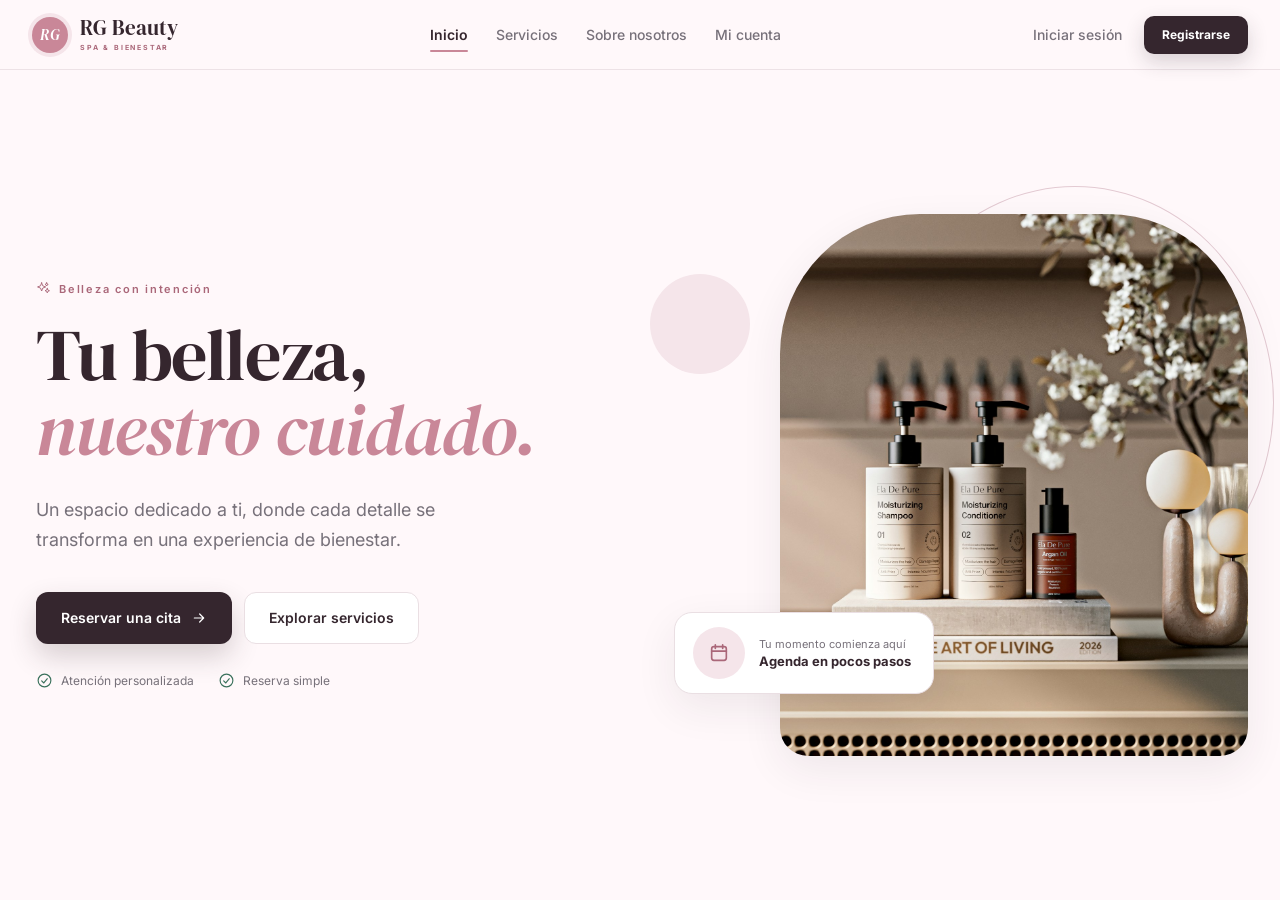
<file: BtnInicio/assets/Inicio.html>
<!DOCTYPE html>
<html lang="es">
<head>
  <meta charset="UTF-8">
  <meta name="viewport" content="width=device-width, initial-scale=1.0">
  <title>RG Beauty — Catálogo de servicios</title>
  <meta name="description" content="Catálogo de servicios de belleza de RG Beauty.">

  <link rel="preconnect" href="https://fonts.googleapis.com">
  <link rel="preconnect" href="https://fonts.gstatic.com" crossorigin>
  <link href="https://fonts.googleapis.com/css2?family=DM+Serif+Display:ital@0;1&family=Inter:wght@400;500;600;700&display=swap" rel="stylesheet">
  <link rel="stylesheet" href="Inicio.css">
</head>
<body>

  <header class="navbar">
    <a class="brand" href="#" aria-label="RG Beauty inicio">
      <span class="brand__mark">RG</span>
      <span>
        <strong>RG Beauty</strong>
        <small>SPA &amp; BIENESTAR</small>
      </span>
    </a>

    <nav class="nav-links" aria-label="Navegación principal">
      <a class="active" href="/BtnInicio/assets/Inicio.html" aria-current="page">Inicio</a>
      <a href="/index.html">Servicios</a>
      <a href="SobreNosotros">Sobre nosotros</a>
      <a href="MiCuenta">Mi cuenta</a>
    </nav>

    <div class="nav-actions">
      <a href="#">Iniciar sesión</a>
      <button class="btn-registrarse" type="button">Registrarse</button>
    </div>
  </header>

  <main>
    <section class="hero">

      <!-- Columna izquierda: texto -->
      <div class="hero-copy">
        <span class="eyebrow">
          <svg viewBox="0 0 24 24" aria-hidden="true"><path d="M9 3l1.8 4.7L15.5 9.5l-4.7 1.8L9 16l-1.8-4.7L2.5 9.5l4.7-1.8L9 3zm9 9l1 2.5 2.5 1-2.5 1-1 2.5-1-2.5-2.5-1 2.5-1 1-2.5zM17 3l.8 1.7 1.7.8-1.7.8L17 8l-.8-1.7-1.7-.8 1.7-.8L17 3z"/></svg>
          Belleza con intención
        </span>

        <h1>Tu belleza,<br><em>nuestro cuidado.</em></h1>

        <p>Un espacio dedicado a ti, donde cada detalle se transforma en una experiencia de bienestar.</p>

        <div class="hero-action">
          <button class="btn primary" type="button">
            Reservar una cita
            <svg viewBox="0 0 24 24" aria-hidden="true"><path d="M5 12h14M13 6l6 6-6 6"/></svg>
          </button>
          <button class="btn ghost" type="button">Explorar servicios</button>
        </div>

        <ul class="trust-row">
          <li>
            <svg viewBox="0 0 24 24" aria-hidden="true"><circle cx="12" cy="12" r="9"/><path d="M8 12.5l3 3 5-6"/></svg>
            Atención personalizada
          </li>
          <li>
            <svg viewBox="0 0 24 24" aria-hidden="true"><circle cx="12" cy="12" r="9"/><path d="M8 12.5l3 3 5-6"/></svg>
            Reserva simple
          </li>
        </ul>
      </div>

      <!-- Columna derecha: imagen -->
      <div class="hero-visual">
        <div class="hero-image">
          <img alt="Productos de cuidado y belleza en un ambiente elegante" src="/BtnInicio/assets/img/photo-1760895535234-2c39c57cf187.jpg">
        </div>

        <div class="hero-card">
          <span class="hero-card__icon">
            <svg viewBox="0 0 24 24" aria-hidden="true"><rect x="4" y="5" width="16" height="15" rx="2.5"/><path d="M4 10h16M8 3v4M16 3v4"/></svg>
          </span>
          <span>
            <small>Tu momento comienza aquí</small>
            <strong>Agenda en pocos pasos</strong>
          </span>
        </div>
      </div>

    </section>
  </main>

</body>
</html>
</file>
<file: BtnInicio/assets/Inicio.css>
/* ---------- Variables ---------- */
:root {
  --rose: #c98798;
  --rose-dark: #aa6779;
  --rose-light: #f5e5ea;
  --blush: #fff8fa;
  --plum: #35262e;
  --muted: #77717a;
  --line: #eadfe3;
  --green: #39705b;
  --white: #fff;
  --shadow: 0 14px 40px #35262e14;
  --gutter: max(32px, calc((100vw - 1260px) / 2));
}

/* ---------- Reset ---------- */
*, ::before, ::after { box-sizing: border-box; margin: 0; padding: 0 }
* { outline-color: var(--rose) }

html {
  scroll-behavior: smooth;
  line-height: 1.5;
  -webkit-text-size-adjust: 100%;
  -webkit-tap-highlight-color: transparent;
}

body {
  min-width: 320px;
  color: var(--plum);
  background: var(--blush);
  font: 14px Inter, Arial, sans-serif;
}

a { color: inherit; text-decoration: none }
ul { list-style: none }
img { display: block; max-width: 100% }
button { font-family: inherit; cursor: pointer }
svg { fill: none; stroke: currentColor; stroke-width: 1.8; stroke-linecap: round; stroke-linejoin: round }

/* ---------- Navbar ---------- */
.navbar, .brand, .nav-links, .nav-actions {
  display: flex;
  align-items: center;
}

.navbar {
  position: sticky;
  top: 0;
  z-index: 40;
  height: 70px;
  justify-content: space-between;
  padding: 0 var(--gutter);
  background: #fff8faeb;
  border-bottom: 1px solid #eadfe3d9;
  -webkit-backdrop-filter: blur(16px);
  backdrop-filter: blur(16px);
}

.brand { gap: 12px }

.brand__mark {
  width: 36px;
  height: 36px;
  display: grid;
  place-items: center;
  color: #fff;
  background: var(--rose);
  border-radius: 50%;
  box-shadow: 0 0 0 4px var(--rose-light);
  font: italic 15px "DM Serif Display", Georgia, serif;
}

.brand strong, .brand small { display: block }
.brand strong { font: 21px/1 "DM Serif Display", Georgia, serif }

.brand small {
  margin-top: 5px;
  color: var(--rose-dark);
  font-size: 7px;
  font-weight: 700;
  letter-spacing: .26em;
}

.nav-links { gap: 28px }
.nav-actions { gap: 22px }

.nav-links a, .nav-actions a {
  position: relative;
  color: var(--muted);
  font-size: 14px;
  font-weight: 500;
  transition: color .2s;
}

.nav-links a:hover, .nav-actions a:hover { color: var(--plum) }
.nav-links .active { color: var(--plum); font-weight: 600 }

.nav-links .active::after {
  content: "";
  position: absolute;
  left: 0;
  right: 0;
  bottom: -9px;
  height: 2px;
  background: var(--rose);
  border-radius: 2px;
}

.btn-registrarse {
  height: 38px;
  padding: 0 18px;
  color: #fff;
  background: var(--plum);
  border: 0;
  border-radius: 10px;
  box-shadow: 0 8px 20px #35262e30;
  font-size: 12px;
  font-weight: 700;
  transition: background .2s;
}

.btn-registrarse:hover { background: var(--rose-dark) }

/* ---------- Hero ---------- */
.hero {
  display: grid;
  grid-template-columns: minmax(0, 1.15fr) minmax(0, 1fr);
  align-items: center;
  gap: 64px;
  min-height: calc(100vh - 70px);
  padding: 56px var(--gutter);
}

.hero-copy { padding-left: 4px }

.eyebrow {
  display: inline-flex;
  align-items: center;
  gap: 8px;
  margin-bottom: 22px;
  color: var(--rose-dark);
  font-size: 11px;
  font-weight: 600;
  letter-spacing: .16em;
}

.eyebrow svg { width: 15px; height: 15px; stroke-width: 1.5 }

.hero h1 {
  font: 400 clamp(44px, 5.6vw, 76px)/1.05 "DM Serif Display", Georgia, serif;
  letter-spacing: -.02em;
}

.hero h1 em { color: var(--rose) }

.hero p {
  max-width: 480px;
  margin-top: 26px;
  color: var(--muted);
  font-size: 18px;
  line-height: 1.7;
}

.hero-action { display: flex; flex-wrap: wrap; gap: 12px; margin-top: 36px }

.btn {
  display: inline-flex;
  align-items: center;
  justify-content: center;
  gap: 10px;
  height: 52px;
  padding: 0 24px;
  border: 1px solid transparent;
  border-radius: 12px;
  font-size: 14px;
  font-weight: 600;
  transition: background .2s, border-color .2s, transform .2s;
}

.btn svg { width: 16px; height: 16px }

.btn.primary {
  color: #fff;
  background: var(--plum);
  box-shadow: 0 12px 28px #35262e33;
}

.btn.primary:hover { background: var(--rose-dark); transform: translateY(-2px) }

.btn.ghost {
  color: var(--plum);
  background: var(--white);
  border-color: var(--line);
}

.btn.ghost:hover { background: var(--rose-light); border-color: var(--rose) }

.trust-row { display: flex; flex-wrap: wrap; gap: 24px; margin-top: 28px }

.trust-row li {
  display: flex;
  align-items: center;
  gap: 8px;
  color: var(--muted);
  font-size: 12px;
}

.trust-row svg { width: 17px; height: 17px; color: var(--green); stroke-width: 1.6 }

/* ---------- Imagen del hero ---------- */
.hero-visual {
  position: relative;
  justify-self: end;
  width: 100%;
  max-width: 468px;
}

/* círculo rosado decorativo */
.hero-visual::before {
  content: "";
  position: absolute;
  top: 60px;
  left: -130px;
  z-index: 0;
  width: 100px;
  height: 100px;
  background: var(--rose-light);
  border-radius: 50%;
}

/* arco fino decorativo */
.hero-visual::after {
  content: "";
  position: absolute;
  top: -28px;
  right: -26px;
  z-index: 0;
  width: 85%;
  height: 80%;
  border: 1px solid #e3cad2;
  border-radius: 50%;
}

.hero-image {
  position: relative;
  z-index: 1;
  overflow: hidden;
  aspect-ratio: 467 / 540;
  border-radius: 140px 140px 28px 28px;
  box-shadow: var(--shadow);
}

.hero-image img {
  width: 100%;
  height: 100%;
  object-fit: cover;
  background: var(--rose-light);
}

.hero-card {
  position: absolute;
  left: -106px;
  bottom: 62px;
  z-index: 2;
  display: flex;
  align-items: center;
  gap: 14px;
  padding: 14px 22px 14px 18px;
  background: var(--white);
  border: 1px solid var(--line);
  border-radius: 18px;
  box-shadow: var(--shadow);
}

.hero-card__icon {
  width: 52px;
  height: 52px;
  display: grid;
  flex: none;
  place-items: center;
  color: var(--rose-dark);
  background: var(--rose-light);
  border-radius: 50%;
}

.hero-card__icon svg { width: 22px; height: 22px }
.hero-card small, .hero-card strong { display: block }
.hero-card small { color: var(--muted); font-size: 11px }
.hero-card strong { margin-top: 2px; font-size: 13px; font-weight: 700 }

/* ---------- Responsive ---------- */
@media (max-width: 1000px) {
  .hero { grid-template-columns: 1fr; gap: 56px; min-height: 0; padding: 48px 24px 72px }
  .hero-visual { justify-self: center }
  .hero-visual::before { display: none }
  .hero-card { left: 16px }
}

@media (max-width: 860px) {
  .navbar { padding: 0 20px }
  .nav-links { gap: 18px }
  .nav-links .active::after { bottom: -6px }
}

@media (max-width: 620px) {
  .nav-links, .nav-actions a { display: none }
  .hero p { font-size: 16px }
  .btn { flex: 1 1 100% }
}
</file>
